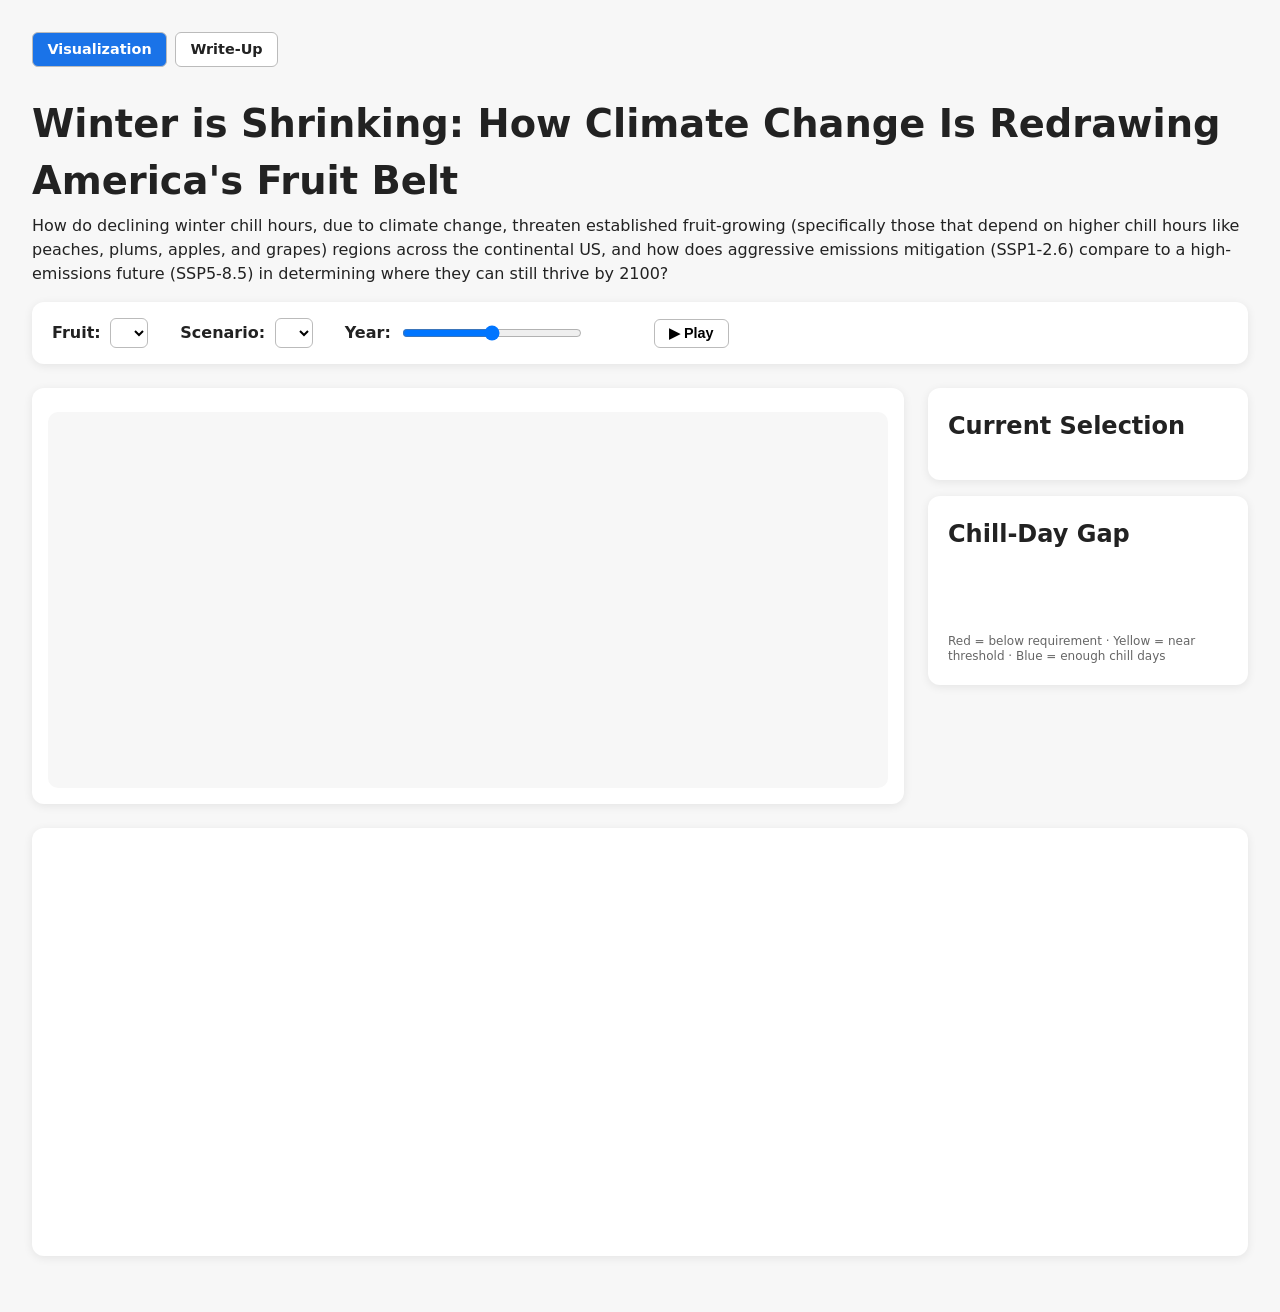
<file: index.html>
<!DOCTYPE html>
<html lang="en">
<head>
  <meta charset="UTF-8" />
  <meta name="viewport" content="width=device-width, initial-scale=1.0" />

  <title>Winter Chill Fruit Suitability</title>

  <script src="https://d3js.org/d3.v7.min.js"></script>
  <link rel="stylesheet" href="style.css" />
</head>

<body>
  <nav style="display:flex;gap:0.5rem;margin-bottom:1.75rem;flex-wrap:wrap;">
  <a href="index.html" style="display:inline-block;padding:0.35rem 0.9rem;border-radius:6px;border:1px solid #bbb;background:#1a73e8;color:white;font-weight:600;font-size:0.9rem;text-decoration:none;">Visualization</a>
  <a href="writeup.html" style="display:inline-block;padding:0.35rem 0.9rem;border-radius:6px;border:1px solid #bbb;background:white;color:#222;font-weight:600;font-size:0.9rem;text-decoration:none;">Write-Up</a>
  </nav>
  <main>
    <h1>Winter is Shrinking: How Climate Change Is Redrawing America's Fruit Belt</h1>

    <p>
      How do declining winter chill hours, due to climate change, threaten established fruit-growing (specifically those that depend on higher chill hours like peaches, plums, apples, and grapes) regions across the continental US, and how does aggressive emissions mitigation (SSP1-2.6) compare to a high-emissions future (SSP5-8.5) in determining where they can still thrive by 2100?
    </p>

    <section id="controls">
      <label>
        Fruit:
        <select id="fruit-select"></select>
      </label>

      <label>
        Scenario:
        <select id="scenario-select"></select>
      </label>

      <label>
        Year:
        <input id="year-slider" type="range" />
        <span id="year-label"></span>
        <button id="play-btn" onclick="togglePlay()">▶ Play</button>
      </label>
      </label>
    </section>
    <section id="vis-layout">
        <section id="chart-section">
        <p id="production-caption"></p>
        <svg id="map" width="960" height="430" viewBox="0 0 960 430" preserveAspectRatio="xMidYMid meet"></svg>
        </section>

        <aside id="sidebar">
          <section id="details">
          <h2>Current Selection</h2>
          <p id="selection-summary"></p>
          </section>

          <section id="legend">
            <h2>Chill-Day Gap</h2>
            <p id="legend-caption"></p>
            <svg id="legend-svg" width="280" height="60"
                 viewBox="0 0 280 60" preserveAspectRatio="xMidYMid meet"
                 aria-label="Diverging color scale legend"></svg>
            <p class="legend-help">
              Red = below requirement &middot; Yellow = near threshold &middot; Blue = enough chill days
            </p>
          </section>

        </aside>
    </section>

    <section id="impact-chart-section">
      <h2 id="impact-chart-title"></h2>
      <p id="impact-chart-subtitle"></p>
      <div id="impact-chart-legend"></div>
      <svg id="impact-chart" width="960" viewBox="0 0 960 300" preserveAspectRatio="xMidYMid meet"></svg>
      <p class="impact-chart-caption" id="impact-chart-caption"></p>
      <p class="impact-chart-note" id="impact-chart-note"></p>
    </section>
  </main>

  <div id="tooltip"></div>

  <script src="main.js"></script>
</body>
</html>
</file>
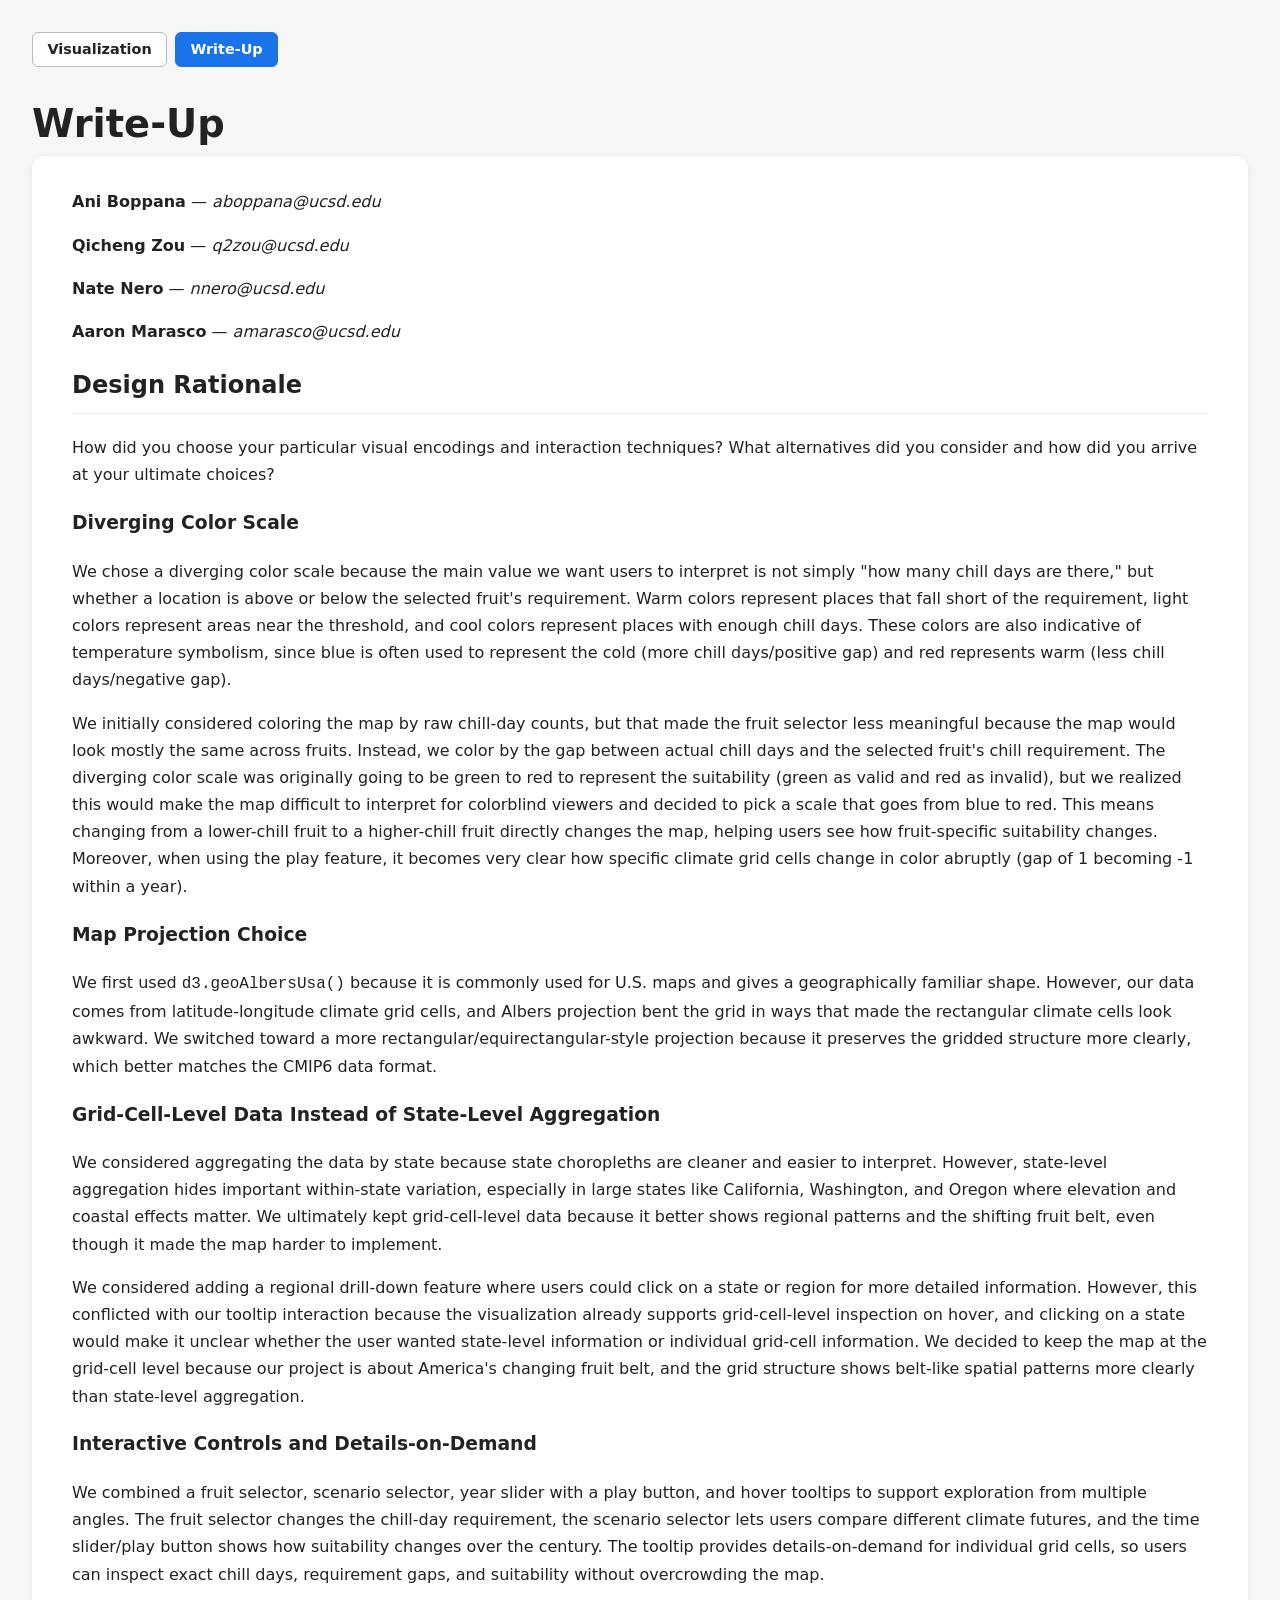
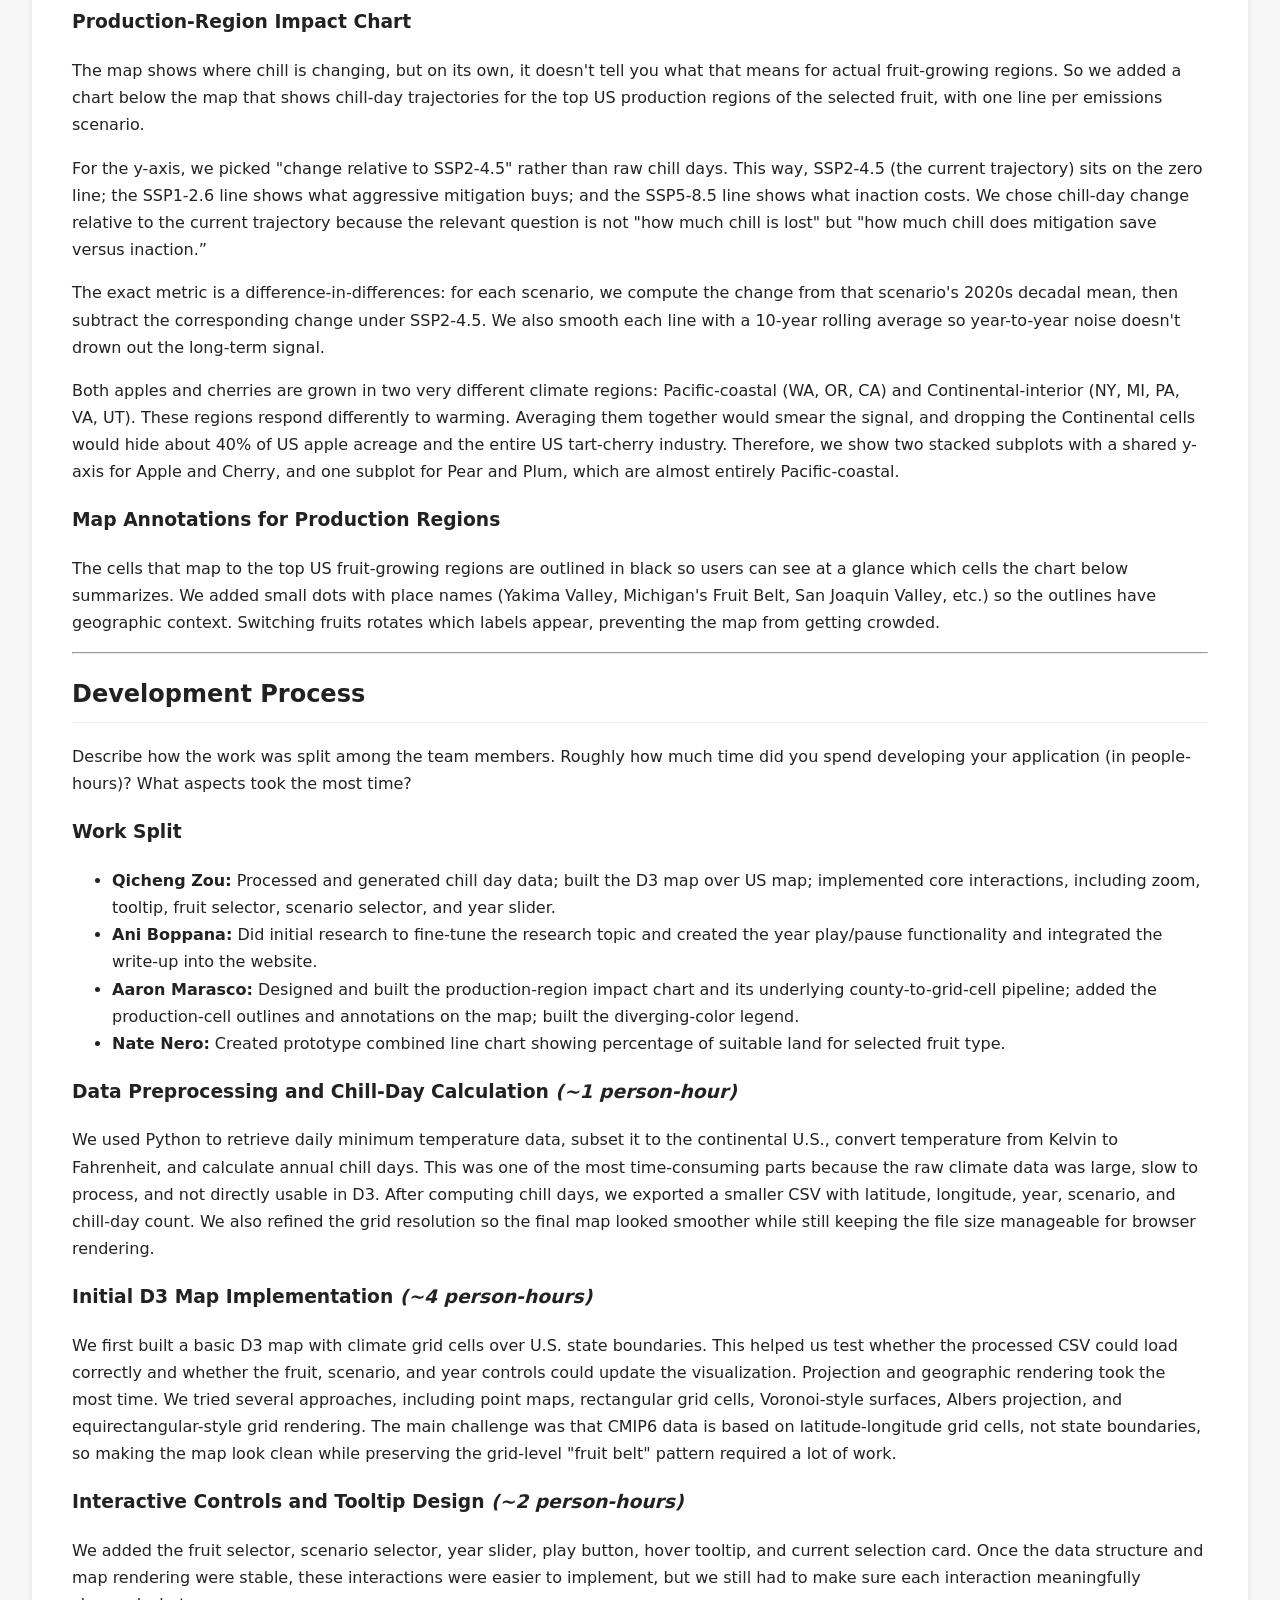
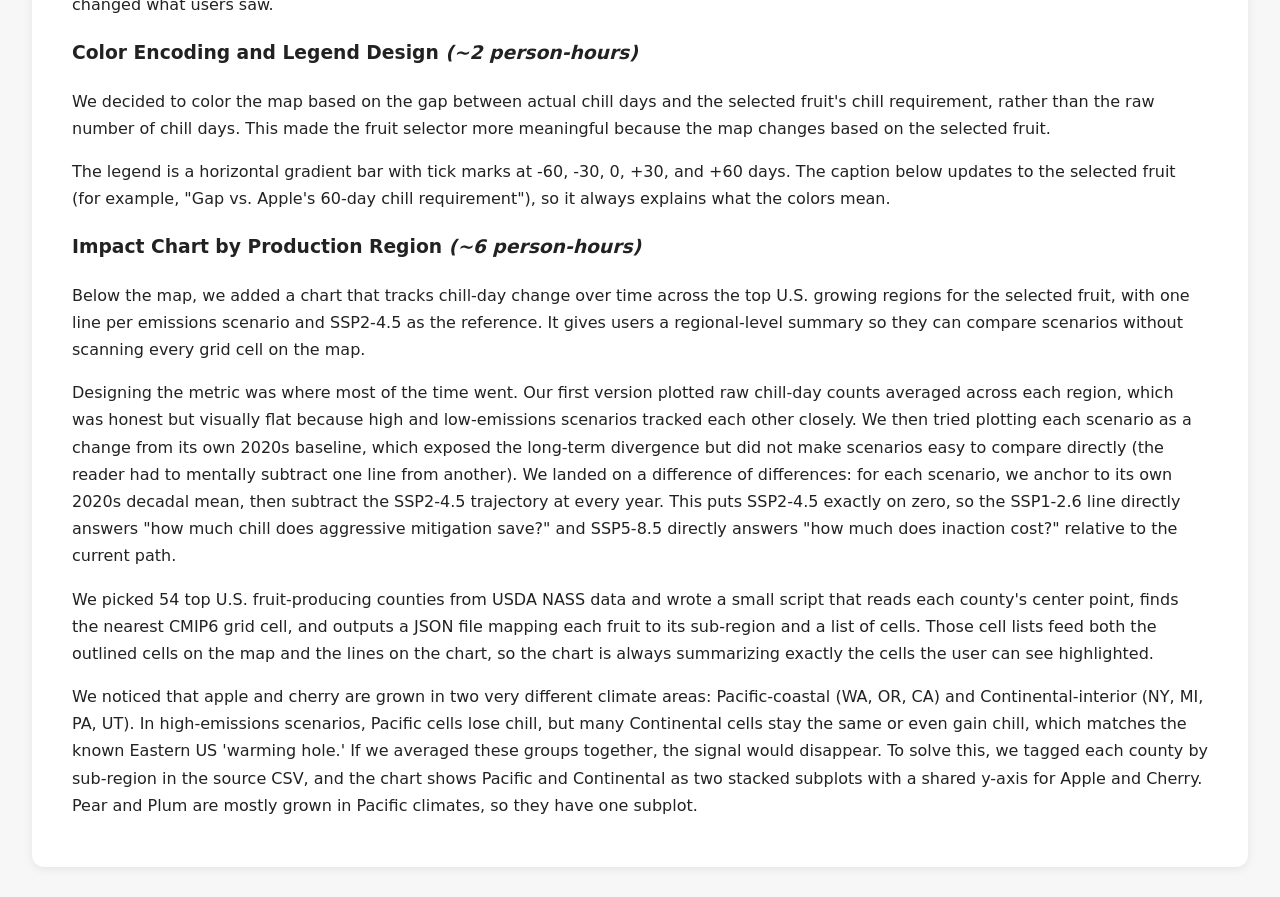
<file: writeup.html>
<!DOCTYPE html>
<html lang="en">
<head>
  <meta charset="UTF-8" />
  <meta name="viewport" content="width=device-width, initial-scale=1.0" />
  <title>Write-Up — Winter Chill Fruit Suitability</title>
  <link rel="stylesheet" href="style.css" />
  <style>
    nav { display:flex; gap:0.5rem; margin-bottom:1.75rem; }
    nav a { display:inline-block; padding:0.35rem 0.9rem; border-radius:6px; border:1px solid #bbb; background:white; color:#222; font-weight:600; font-size:0.9rem; text-decoration:none; }
    nav a.active { background:#1a73e8; color:white; border-color:#1a73e8; }
    #writeup-card { background:white; border-radius:12px; padding:2rem 2.5rem; box-shadow:0 2px 10px rgb(0 0 0/.08); }
    #writeup-body { min-height:300px; font-size:1rem; line-height:1.7; }
    #writeup-body h2 { border-bottom:1px solid #eee; padding-bottom:0.3em; }
    #writeup-body blockquote { border-left:4px solid #1a73e8; background:#f0f6ff; padding:0.6em 1.2em; margin:1em 0; border-radius:0 6px 6px 0; }
  </style>
</head>
<body>
  <main>
    <nav>
      <a href="index.html">Visualization</a>
      <a href="writeup.html" class="active">Write-Up</a>
    </nav>
    <h1>Write-Up</h1>
    <div id="writeup-card">
      <div id="writeup-body">

  <p><strong>Ani Boppana</strong> &mdash; <em>aboppana@ucsd.edu</em></p>
  <p><strong>Qicheng Zou</strong> &mdash; <em>q2zou@ucsd.edu</em></p>
  <p><strong>Nate Nero</strong> &mdash; <em>nnero@ucsd.edu</em></p>
  <p><strong>Aaron Marasco</strong> &mdash; <em>amarasco@ucsd.edu</em></p>

  <h2>Design Rationale</h2>
  <p>How did you choose your particular visual encodings and interaction techniques? What alternatives did you consider and how did you arrive at your ultimate choices?</p>

  <h3>Diverging Color Scale</h3>
  <p>We chose a diverging color scale because the main value we want users to interpret is not simply "how many chill days are there," but whether a location is above or below the selected fruit's requirement. Warm colors represent places that fall short of the requirement, light colors represent areas near the threshold, and cool colors represent places with enough chill days. These colors are also indicative of temperature symbolism, since blue is often used to represent the cold (more chill days/positive gap) and red represents warm (less chill days/negative gap).</p>
  <p>We initially considered coloring the map by raw chill-day counts, but that made the fruit selector less meaningful because the map would look mostly the same across fruits. Instead, we color by the gap between actual chill days and the selected fruit's chill requirement. The diverging color scale was originally going to be green to red to represent the suitability (green as valid and red as invalid), but we realized this would make the map difficult to interpret for colorblind viewers and decided to pick a scale that goes from blue to red. This means changing from a lower-chill fruit to a higher-chill fruit directly changes the map, helping users see how fruit-specific suitability changes. Moreover, when using the play feature, it becomes very clear how specific climate grid cells change in color abruptly (gap of 1 becoming -1 within a year).</p>

  <h3>Map Projection Choice</h3>
  <p>We first used <code>d3.geoAlbersUsa()</code> because it is commonly used for U.S. maps and gives a geographically familiar shape. However, our data comes from latitude-longitude climate grid cells, and Albers projection bent the grid in ways that made the rectangular climate cells look awkward. We switched toward a more rectangular/equirectangular-style projection because it preserves the gridded structure more clearly, which better matches the CMIP6 data format.</p>

  <h3>Grid-Cell-Level Data Instead of State-Level Aggregation</h3>
  <p>We considered aggregating the data by state because state choropleths are cleaner and easier to interpret. However, state-level aggregation hides important within-state variation, especially in large states like California, Washington, and Oregon where elevation and coastal effects matter. We ultimately kept grid-cell-level data because it better shows regional patterns and the shifting fruit belt, even though it made the map harder to implement.</p>
  <p>We considered adding a regional drill-down feature where users could click on a state or region for more detailed information. However, this conflicted with our tooltip interaction because the visualization already supports grid-cell-level inspection on hover, and clicking on a state would make it unclear whether the user wanted state-level information or individual grid-cell information. We decided to keep the map at the grid-cell level because our project is about America's changing fruit belt, and the grid structure shows belt-like spatial patterns more clearly than state-level aggregation.</p>

  <h3>Interactive Controls and Details-on-Demand</h3>
  <p>We combined a fruit selector, scenario selector, year slider with a play button, and hover tooltips to support exploration from multiple angles. The fruit selector changes the chill-day requirement, the scenario selector lets users compare different climate futures, and the time slider/play button shows how suitability changes over the century. The tooltip provides details-on-demand for individual grid cells, so users can inspect exact chill days, requirement gaps, and suitability without overcrowding the map.</p>

  <h3>Production-Region Impact Chart</h3>
  <p>The map shows where chill is changing, but on its own, it doesn't tell you what that means for actual fruit-growing regions. So we added a chart below the map that shows chill-day trajectories for the top US production regions of the selected fruit, with one line per emissions scenario.</p>
  <p>For the y-axis, we picked "change relative to SSP2-4.5" rather than raw chill days. This way, SSP2-4.5 (the current trajectory) sits on the zero line; the SSP1-2.6 line shows what aggressive mitigation buys; and the SSP5-8.5 line shows what inaction costs. We chose chill-day change relative to the current trajectory because the relevant question is not "how much chill is lost" but "how much chill does mitigation save versus inaction.&rdquo;</p>
  <p>The exact metric is a difference-in-differences: for each scenario, we compute the change from that scenario's 2020s decadal mean, then subtract the corresponding change under SSP2-4.5. We also smooth each line with a 10-year rolling average so year-to-year noise doesn't drown out the long-term signal.</p>
  <p>Both apples and cherries are grown in two very different climate regions: Pacific-coastal (WA, OR, CA) and Continental-interior (NY, MI, PA, VA, UT). These regions respond differently to warming. Averaging them together would smear the signal, and dropping the Continental cells would hide about 40% of US apple acreage and the entire US tart-cherry industry. Therefore, we show two stacked subplots with a shared y-axis for Apple and Cherry, and one subplot for Pear and Plum, which are almost entirely Pacific-coastal.</p>

  <h3>Map Annotations for Production Regions</h3>
  <p>The cells that map to the top US fruit-growing regions are outlined in black so users can see at a glance which cells the chart below summarizes. We added small dots with place names (Yakima Valley, Michigan's Fruit Belt, San Joaquin Valley, etc.) so the outlines have geographic context. Switching fruits rotates which labels appear, preventing the map from getting crowded.</p>

  <hr>

  <h2>Development Process</h2>
  <p>Describe how the work was split among the team members. Roughly how much time did you spend developing your application (in people-hours)? What aspects took the most time?</p>

  <h3>Work Split</h3>
  <ul>
    <li><strong>Qicheng Zou:</strong> Processed and generated chill day data; built the D3 map over US map; implemented core interactions, including zoom, tooltip, fruit selector, scenario selector, and year slider.</li>
    <li><strong>Ani Boppana:</strong> Did initial research to fine-tune the research topic and created the year play/pause functionality and integrated the write-up into the website.</li>
    <li><strong>Aaron Marasco:</strong> Designed and built the production-region impact chart and its underlying county-to-grid-cell pipeline; added the production-cell outlines and annotations on the map; built the diverging-color legend.</li>
    <li><strong>Nate Nero:</strong> Created prototype combined line chart showing percentage of suitable land for selected fruit type.</li>
  </ul>

  <h3>Data Preprocessing and Chill-Day Calculation <em>(~1 person-hour)</em></h3>
  <p>We used Python to retrieve daily minimum temperature data, subset it to the continental U.S., convert temperature from Kelvin to Fahrenheit, and calculate annual chill days. This was one of the most time-consuming parts because the raw climate data was large, slow to process, and not directly usable in D3. After computing chill days, we exported a smaller CSV with latitude, longitude, year, scenario, and chill-day count. We also refined the grid resolution so the final map looked smoother while still keeping the file size manageable for browser rendering.</p>

  <h3>Initial D3 Map Implementation <em>(~4 person-hours)</em></h3>
  <p>We first built a basic D3 map with climate grid cells over U.S. state boundaries. This helped us test whether the processed CSV could load correctly and whether the fruit, scenario, and year controls could update the visualization. Projection and geographic rendering took the most time. We tried several approaches, including point maps, rectangular grid cells, Voronoi-style surfaces, Albers projection, and equirectangular-style grid rendering. The main challenge was that CMIP6 data is based on latitude-longitude grid cells, not state boundaries, so making the map look clean while preserving the grid-level "fruit belt" pattern required a lot of work.</p>

  <h3>Interactive Controls and Tooltip Design <em>(~2 person-hours)</em></h3>
  <p>We added the fruit selector, scenario selector, year slider, play button, hover tooltip, and current selection card. Once the data structure and map rendering were stable, these interactions were easier to implement, but we still had to make sure each interaction meaningfully changed what users saw.</p>

  <h3>Color Encoding and Legend Design <em>(~2 person-hours)</em></h3>
  <p>We decided to color the map based on the gap between actual chill days and the selected fruit's chill requirement, rather than the raw number of chill days. This made the fruit selector more meaningful because the map changes based on the selected fruit.</p>
  <p>The legend is a horizontal gradient bar with tick marks at -60, -30, 0, +30, and +60 days. The caption below updates to the selected fruit (for example, "Gap vs. Apple's 60-day chill requirement"), so it always explains what the colors mean.</p>

  <h3>Impact Chart by Production Region <em>(~6 person-hours)</em></h3>
  <p>Below the map, we added a chart that tracks chill-day change over time across the top U.S. growing regions for the selected fruit, with one line per emissions scenario and SSP2-4.5 as the reference. It gives users a regional-level summary so they can compare scenarios without scanning every grid cell on the map.</p>
  <p>Designing the metric was where most of the time went. Our first version plotted raw chill-day counts averaged across each region, which was honest but visually flat because high and low-emissions scenarios tracked each other closely. We then tried plotting each scenario as a change from its own 2020s baseline, which exposed the long-term divergence but did not make scenarios easy to compare directly (the reader had to mentally subtract one line from another). We landed on a difference of differences: for each scenario, we anchor to its own 2020s decadal mean, then subtract the SSP2-4.5 trajectory at every year. This puts SSP2-4.5 exactly on zero, so the SSP1-2.6 line directly answers "how much chill does aggressive mitigation save?" and SSP5-8.5 directly answers "how much does inaction cost?" relative to the current path.</p>
  <p>We picked 54 top U.S. fruit-producing counties from USDA NASS data and wrote a small script that reads each county's center point, finds the nearest CMIP6 grid cell, and outputs a JSON file mapping each fruit to its sub-region and a list of cells. Those cell lists feed both the outlined cells on the map and the lines on the chart, so the chart is always summarizing exactly the cells the user can see highlighted.</p>
  <p>We noticed that apple and cherry are grown in two very different climate areas: Pacific-coastal (WA, OR, CA) and Continental-interior (NY, MI, PA, UT). In high-emissions scenarios, Pacific cells lose chill, but many Continental cells stay the same or even gain chill, which matches the known Eastern US 'warming hole.' If we averaged these groups together, the signal would disappear. To solve this, we tagged each county by sub-region in the source CSV, and the chart shows Pacific and Continental as two stacked subplots with a shared y-axis for Apple and Cherry. Pear and Plum are mostly grown in Pacific climates, so they have one subplot.</p>

</div>
    </div>
  </main>
</body>
</html>
</file>
<file: style.css>
/* -----------------------------
   Global styles
----------------------------- */

* {
  box-sizing: border-box;
}

body {
  margin: 0;
  padding: 2rem;
  font-family: system-ui, sans-serif;
  background: #f7f7f7;
  color: #222;
  line-height: 1.5;
}

h1 {
  margin-top: 0;
  margin-bottom: 0.25rem;
  font-size: 2.4rem;
}

p {
  margin-top: 0;
}

/* -----------------------------
   Controls
----------------------------- */

#controls {
  display: flex;
  flex-wrap: wrap;
  gap: 2rem;
  align-items: center;

  background: white;
  border-radius: 12px;
  padding: 1rem 1.25rem;
  box-shadow: 0 2px 10px rgb(0 0 0 / 0.08);
  margin-bottom: 1.5rem;
}

label {
  display: flex;
  align-items: center;
  gap: 0.6rem;
  font-weight: 600;
}

select,
input[type="range"] {
  cursor: pointer;
}

select {
  padding: 0.35rem 0.5rem;
  border-radius: 6px;
  border: 1px solid #bbb;
  background: white;
}

input[type="range"] {
  width: 180px;
}

#year-label {
  font-weight: 700;
  min-width: 50px;
}

/* -----------------------------
   Main visualization layout
----------------------------- */

#vis-layout {
  display: grid;
  grid-template-columns: minmax(0, 1fr) 320px;
  gap: 1.5rem;
  align-items: start;
  margin-bottom: 1.5rem;
}

#chart-section {
  background: white;
  border-radius: 12px;
  padding: 1rem;
  box-shadow: 0 2px 10px rgb(0 0 0 / 0.08);
  overflow: hidden;
}

#map {
  width: 100%;
  height: auto;
  display: block;
  background: #f7f7f7;
  border-radius: 10px;
}

/* -----------------------------
   Sidebar (right column)
----------------------------- */

#sidebar {
  display: flex;
  flex-direction: column;
  gap: 1rem;
}

/* -----------------------------
   Current selection panel
----------------------------- */

#details {
  background: white;
  border-radius: 12px;
  padding: 1.25rem;
  box-shadow: 0 2px 10px rgb(0 0 0 / 0.08);
}

#details h2 {
  margin-top: 0;
  margin-bottom: 1rem;
}

#selection-summary {
  margin: 0;
}

/* -----------------------------
   Legend
----------------------------- */

#legend {
  background: white;
  border-radius: 12px;
  padding: 1.25rem;
  box-shadow: 0 2px 10px rgb(0 0 0 / 0.08);
}

#legend h2 {
  margin: 0 0 0.5rem;
}

#legend-caption {
  margin: 0 0 0.75rem;
  font-size: 0.9rem;
  color: #444;
}

#legend-svg {
  width: 100%;
  height: auto;
  display: block;
}

.legend-help {
  margin: 0.6rem 0 0;
  font-size: 0.75rem;
  color: #666;
  line-height: 1.3;
}

/* -----------------------------
   Map cells
----------------------------- */

.climate-cell {
  transition: fill 0.25s ease;
}

.climate-cell:hover {
  stroke: black;
  stroke-width: 1px;
}

#production-caption {
  margin: 0 0 0.5rem;
  font-size: 0.85rem;
  color: #444;
}

.region-label text {
  paint-order: stroke;
  stroke: white;
  stroke-width: 3.5;
  stroke-linejoin: round;
  fill: #111;
  font-size: 11px;
  font-weight: 600;
  pointer-events: none;
  user-select: none;
}

.region-label circle {
  stroke: white;
  stroke-width: 1;
}

/* -----------------------------
   Impact chart
----------------------------- */

#impact-chart-section {
  background: white;
  border-radius: 12px;
  padding: 1rem 1.25rem 1.25rem;
  box-shadow: 0 2px 10px rgb(0 0 0 / 0.08);
  margin-bottom: 1.5rem;
}

#impact-chart-section h2 {
  margin: 0 0 0.25rem;
  font-size: 1.2rem;
}

#impact-chart-subtitle {
  margin: 0 0 0.5rem;
  font-size: 0.9rem;
  color: #555;
}

#impact-chart-legend {
  display: flex;
  flex-wrap: wrap;
  justify-content: center;
  gap: 1.25rem;
  font-size: 0.85rem;
  margin: 0.25rem 0 0.5rem;
  color: #333;
}

#impact-chart-legend .legend-item {
  display: inline-flex;
  align-items: center;
  gap: 0.4rem;
}

#impact-chart-legend .legend-swatch {
  display: inline-block;
  width: 22px;
  height: 3px;
  border-radius: 1px;
}

#impact-chart {
  width: 100%;
  height: auto;
  display: block;
}

.impact-chart-caption,
.impact-chart-note {
  margin: 0.5rem 0 0;
  font-size: 12px;
  color: #666;
  line-height: 1.4;
}

/* -----------------------------
   Tooltip
----------------------------- */

#tooltip {
  position: absolute;
  opacity: 0;
  pointer-events: none;

  background: white;
  color: #222;

  border: 1px solid #bbb;
  border-radius: 8px;

  padding: 0.75rem;
  font-size: 0.9rem;

  box-shadow: 0 4px 12px rgb(0 0 0 / 0.15);

  max-width: 260px;

  transition: opacity 0.12s ease;
}

/* -----------------------------
   Responsive
----------------------------- */

@media (max-width: 900px) {
  #vis-layout {
    grid-template-columns: 1fr;
  }
}

@media (max-width: 800px) {
  body {
    padding: 1rem;
  }

  #controls {
    flex-direction: column;
    align-items: flex-start;
    gap: 1rem;
  }

  input[type="range"] {
    width: 100%;
  }
}

#play-btn {
  padding: 0.35rem 0.9rem;
  border-radius: 6px;
  border: 1px solid #bbb;
  background: white;
  font-weight: 600;
  font-size: 0.9rem;
  cursor: pointer;
  transition: background 0.15s, color 0.15s, border-color 0.15s;
  white-space: nowrap;
}

#play-btn:hover {
  background: #f0f0f0;
}

#play-btn.playing {
  background: #1a73e8;
  color: white;
  border-color: #1a73e8;
}

#play-btn.playing:hover {
  background: #1558b0;
}
</file>
